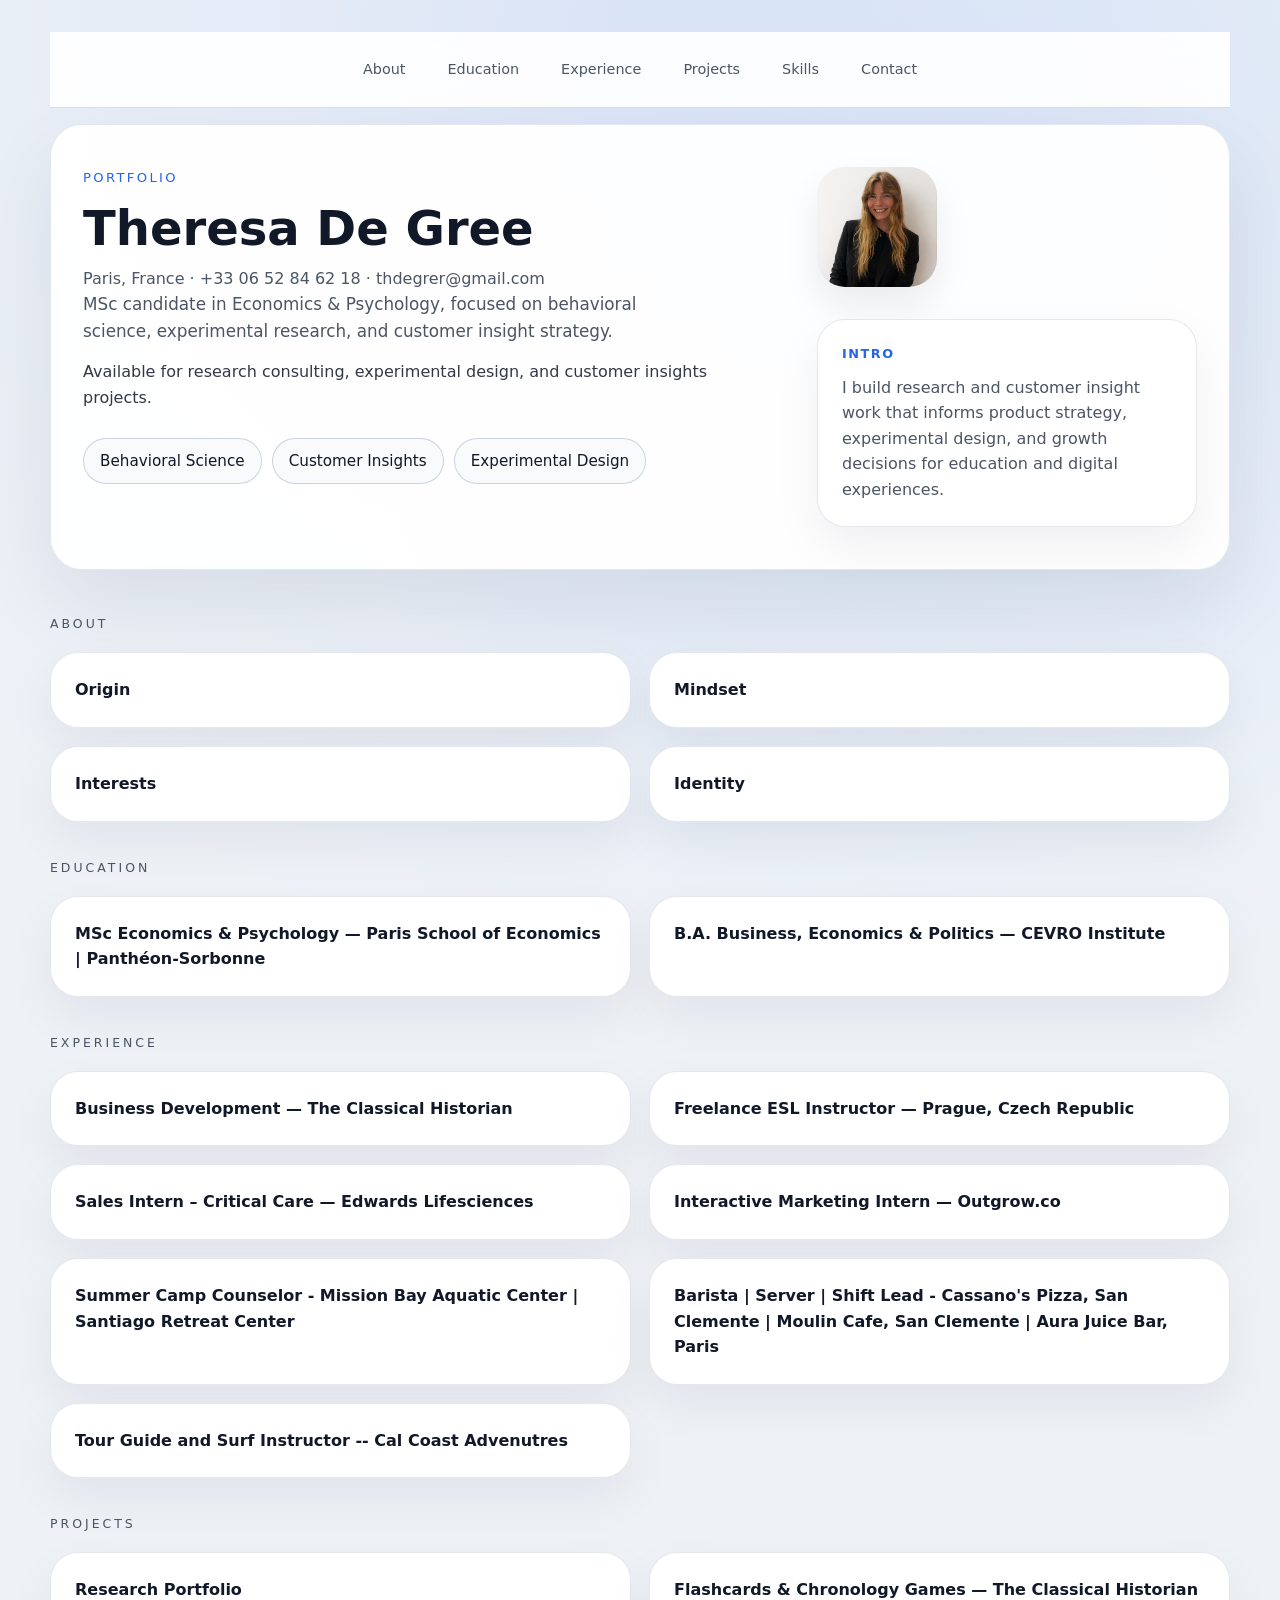
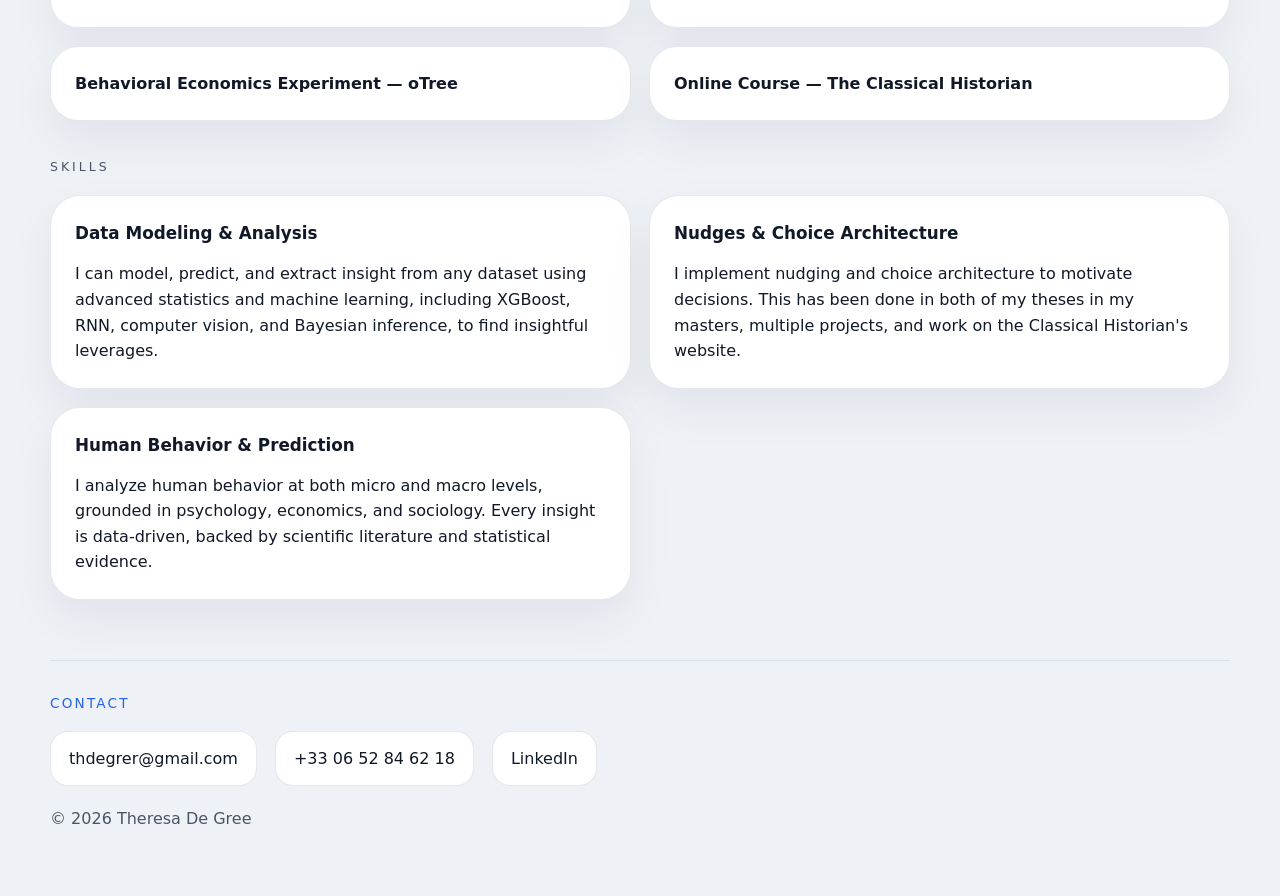
<file: index.html>
<!DOCTYPE html>
<html lang="en">
 <head>
  <meta charset="utf-8"/>
  <meta content="width=device-width, initial-scale=1.0" name="viewport"/>
  <title>
   Theresa De Gree | Portfolio
  </title>
  <link href="styles.css" rel="stylesheet"/>
 </head>
 <body>
  <div class="page-shell">
   <nav class="top-nav">
    <a href="#about">
     About
    </a>
    <a href="#education">
     Education
    </a>
    <a href="#experience">
     Experience
    </a>
    <a href="#projects">
     Projects
    </a>
    <a href="#skills">
     Skills
    </a>
    <a href="#footer">
     Contact
    </a>
   </nav>
   <header class="hero">
    <div class="hero-copy">
     <p class="eyebrow">
      Portfolio
     </p>
     <h1>
      Theresa De Gree
     </h1>
     <p class="hero-meta-line">
      Paris, France · +33 06 52 84 62 18 · thdegrer@gmail.com
     </p>
     <p class="hero-description">
      MSc candidate in Economics &amp; Psychology, focused on behavioral science, experimental research, and customer insight strategy.
     </p>
     <p class="hero-note">
      Available for research consulting, experimental design, and customer insights projects.
     </p>
     <div class="profile-tags">
      <span>
       Behavioral Science
      </span>
      <span>
       Customer Insights
      </span>
      <span>
       Experimental Design
      </span>
     </div>
    </div>
    <aside class="hero-profile">
     <img alt="Theresa De Gree portrait" class="profile-photo" src="photo.jpg"/>
     <div class="hero-card">
      <p class="card-title">
       Intro
      </p>
      <p class="card-copy">
       I build research and customer insight work that informs product strategy, experimental design, and growth decisions for education and digital experiences.
      </p>
     </div>
    </aside>
   </header>
   <main>
    <section class="section-grid" id="about">
     <p class="section-label">
      About
     </p>
     <div class="cards-grid">
      <article class="details-card">
       <details>
        <summary>
         Origin
        </summary>
        <ul>
         <li>
          Raised in San Clemente, CA, moved to Prague, CZ at 18 to pursue an undergraduate degree, and now am completing my masters in Paris, FR.
         </li>
        </ul>
       </details>
      </article>
      <article class="details-card">
       <details>
        <summary>
         Mindset
        </summary>
        <ul>
         <li>
          Competitive
         </li>
         <li>
          Creative
         </li>
         <li>
          Open
         </li>
         <li>
          Tenacious
         </li>
         <li>
          Extraverted
         </li>
         <li>
          Moving internationally twice has instilled this mindset in me, and I am very grateful for that!
         </li>
        </ul>
       </details>
      </article>
      <article class="details-card">
       <details>
        <summary>
         Interests
        </summary>
        <ul>
         <li>
          Behavioral science
         </li>
         <li>
          Educational technology
         </li>
         <li>
          Customer insights
         </li>
         <li>
          Decision-making
         </li>
         <li>
          Music (lead singer of a band 3-years)
         </li>
         <li>
          Reading (Brave New World is my favorite!)
         </li>
         <li>
          Sports (Basketball, Surf, Wakeboarding, Rollerblading)
         </li>
         <li>
          Improvisational Theater
         </li>
        </ul>
       </details>
      </article>
      <article class="details-card">
       <details>
        <summary>
         Identity
        </summary>
        <ul>
         <li>
          Resilient &amp; Adaptable: Excelling academically while navigating international learning.
         </li>
         <li>
          Creative &amp; Warm: Finding small opportunities for student jobs alongside my studies, mostly within customer service or teaching.
         </li>
        </ul>
       </details>
      </article>
     </div>
    </section>
    <section class="section-grid" id="education">
     <p class="section-label">
      Education
     </p>
     <div class="cards-grid">
      <article class="details-card">
       <details>
        <summary>
         MSc Economics &amp; Psychology — Paris School of Economics | Panthéon-Sorbonne
        </summary>
        <ul>
         <li>
          #1 Economics School QS France · #2 University global ranking QS France 2024–2026
         </li>
         <li>
          3 'Nobel' Prizes in Economics on campus
         </li>
         <li>
          Rigorous interdisciplinary training combining economics, psychology, and data science to understand decision-making.
         </li>
         <li>
          M1 Thesis: Survey &amp; Behavioral Measurements of Trust
         </li>
         <li>
          M2 Thesis: Personalized Nudges Towards Charitable Donations (Dictator Game) — designed and tested behavioral interventions using experimental surveys.
         </li>
         <li>
          Classes &amp; skills: Behavioral &amp; Experimental Economics, Behavioral Data Science, Applied Microeconometrics, Decisions under Risk, Behavioral Game Theory, Leadership.
         </li>
        </ul>
        <div class="school-images-row">
         <img alt="Paris School of Economics campus" class="school-image" src="paris-school.jpg"/>
         <img alt="Panthéon-Sorbonne campus" class="school-image" src="sorbonne.jpg"/>
        </div>
       </details>
      </article>
      <article class="details-card">
       <details>
        <summary>
         B.A. Business, Economics &amp; Politics — CEVRO Institute
        </summary>
        <ul>
         <li>
          #29th in Czech Republic, recognized for strong performance in economics and public policy research in Central Europe.
         </li>
         <li>
          Thesis: Social Networking Sites Impact on Trust in Democracy in the US — evidence from surveys, interviews, and literature synthesis.
         </li>
         <li>
          Classes &amp; skills: Finance, Corporate Strategy, Behavioral Research, Public Policy, and Microeconomics.
         </li>
         <li>
          Graduated first in class. Editor to the Dean
         </li>
        </ul>
        <img alt="CEVRO Institute campus" class="school-image" src="cevro-institute.jpg"/>
       </details>
      </article>
     </div>
    </section>
    <section class="section-grid" id="experience">
     <p class="section-label">
      Experience
     </p>
     <div class="cards-grid">
      <article class="details-card">
       <details>
        <summary>
         Business Development — The Classical Historian
        </summary>
        <ul>
         <li>
          Redesigned the company website, leading the migration from Weebly to Wix while updating content and improving functionality.
         </li>
         <li>
          Implemented email automations, SEO strategies, and user interface enhancements to improve engagement and visibility.
         </li>
         <li>
          Redeveloped membership community pages featuring video courses, podcasts, and other e-learning materials.
         </li>
         <li>
          Represented the company at 25 educational conventions, selling products to teachers and building relationships with school representatives.
         </li>
         <li>
          Delivered product presentations at conferences to audiences of 80–100 attendees.
         </li>
         <li>
          Enhanced value proposition messaging across digital channels, including the website, LinkedIn, Facebook, and Pinterest.
         </li>
         <li>
          Partnered with the CEO to identify operational inefficiencies, align KPIs with strategic objectives, and support data-driven decision-making.
         </li>
         <li>
          Conducted market research and competitive analysis to strengthen market positioning and clarify the company’s value proposition.
         </li>
         <li>
          Edited educational content and developed e-learning courses, including lessons, worksheets, and assessments.
         </li>
         <li>
          Created promotional materials to support course marketing and learner engagement.
         </li>
         <li>
         (https://www.classicalhistorian.com/)  
         </li>
         <li>
          Skills:Website Design, Wix, SEO, Email Marketing, UI Design, Digital Marketing, Content Management, E-Learning Development, Project Management, Business Development, Sales, Public Speaking, Presentation Skills, Customer Relationship Management (CRM), Market Research, Competitive Analysis, Strategic Planning, Social Media Marketing, Content Editing, Instructional Design, Course Development, Stakeholder Management, Cross-Functional Collaboration.
         </li>
        </ul>
       </details>
      </article>
      <article class="details-card">
       <details>
        <summary>
         Freelance ESL Instructor — Prague, Czech Republic
        </summary>
        <ul>
         <li>
          Recruited students and school partners, designed tailored lesson plans, and used feedback interviews to improve outcomes.
         </li>
         <li>
          Skills: client relationship management, qualitative feedback, program adaptation, teaching.
         </li>
        </ul>
       </details>
      </article>
      <article class="details-card">
       <details>
        <summary>
         Sales Intern – Critical Care — Edwards Lifesciences
        </summary>
        <ul>
         <li>
          Supported hospital sales with market research and briefing materials for nurses and clinicians.
         </li>
         <li>
          Shadowed sales representatives in Operating Rooms
         </li>
         <li>
          Delivered product presentations to hospital staff
         </li>
         <li>
         (edwards.com) 
         </li>
         <li>
          Skills: clinical stakeholder communication, structured research, presentation preparation, sales process.
         </li>
        </ul>
       </details>
      </article>
      <article class="details-card">
       <details>
        <summary>
         Interactive Marketing Intern — Outgrow.co
        </summary>
        <ul>
         <li>
          Designed promotional surveys and interactive content to gather customer insights for campaigns.
         </li>
         <li>
         (https://outgrow.co/)  
         </li>
         <li>
          Skills: survey design, marketing research, content testing, reporting.
         </li>
        </ul>
       </details>
      </article>
      <article class="details-card">
       <details>
        <summary>
         Summer Camp Counselor - Mission Bay Aquatic Center | Santiago Retreat Center
        </summary>
        <ul>
         <li>
          Led campers (ages 6-10) through weekly camp activities.
         </li>
         <li>
          Taught campers water-safety, forest-safety, and community lessons.
         </li>
         <li>
          Planned and delivered daily programs to all camp staff.
         </li>
         <li>
          Led end of day campfire meeting with all campers (200-250).
         </li>
         <li>
          (https://www.santiagoretreatcenter.org/) (https://watersportscamp.com/)
         </li>
         <li>
          Skills: education, problem solving, public speaking, organization.
         </li>
        </ul>
       </details>
      </article>
      <article class="details-card">
       <details>
        <summary>
         Barista | Server | Shift Lead - Cassano's Pizza, San Clemente | Moulin Cafe, San Clemente | Aura Juice Bar, Paris
        </summary>
        <ul>
         <li>
          Worked at several different restaurant and specialty coffee shops in a customer facing role.
         </li>
         <li>
          Moved up to shift lead in all restaurants, training new staff, opening, and closing cash drawers
         </li>
         <li> 
         (http://www.cassanos.net/) (https://www.moulin.com/) (https://auraforwellbeing.com/) 
         </li>
         <li>
          Skills: customer service, public speaking, organization, time management.
         </li>
        </ul>
       </details>
      </article>
      <article class="details-card">
       <details>
        <summary>
        Tour Guide and Surf Instructor -- Cal Coast Advenutres
        </summary>
        <ul>
         <li>Worked as a kayak tour guide and surf instructor. 
         </li>
         <li>Provided superior customer service by facilitating fun and safe water-sports for summer tourists.
         </li>
         <li>Point of contact for sales on the beach: issuing services as well as collecting payments.
         </li>
        </ul>
       </details>
      </article>
     </div>
    </section>
    <section class="section-grid" id="projects">
     <p class="section-label">
      Projects
     </p>
     <div class="cards-grid">
      <article class="details-card">
       <details>
        <summary>
         Research Portfolio
        </summary>
        <ul>
         <li>
          Long-term unemployment and self-perception (qualitative and quantitative behavioral analysis)
         </li>
         <li>
          Cross-cultural analysis of "want" vs. "ought" selves in Ultimatum and Dictator Games
         </li>
         <li>
          Bayesian Model of Cognition and Behavior
         </li>
         <li>
          Pharmacy-Based Behavioral Intervention for Chronic Insomnia Patients
         </li>
         <li>
          Behavioral approaches to minimize speeding
         </li>
         <li>
          Behavioral nudges to reduce tax evasion via shame
         </li>
         <li>
          Outcome vs. Intention Sensitivity in Children's Third-Party Responses to Inequality
         </li>
         <li>
          "What behaviors in the thrift shop lead consumers to buy?" – Observational and survey-based customer insights research
         </li>
         <li>
          Updating beliefs of Self-Automated Cars with Level-K
         </li>
        </ul>
       </details>
      </article>
      <article class="details-card">
       <details>
        <summary>
         Flashcards &amp; Chronology Games — The Classical Historian 
        </summary>
        <ul>
         <li>
          Built interactive learning tools that help students learn classical history through flashcards and timeline challenges. (https://github.com/thdegrer-crypto/Chronology) (https://github.com/thdegrer-crypto/Flashcards)
         </li>
         <li>
          Skills: educational design, engagement strategy, learning interaction, content structuring, edtech tools.
         </li>
        </ul>
       </details>
      </article>
      <article class="details-card">
       <details>
        <summary>
         Behavioral Economics Experiment — oTree
        </summary>
        <ul>
         <li>
          Designed and implemented an oTree experiment with participant choice tracking, dynamic tasks, and incentive-compatible payoffs. (https://github.com/thdegrer-crypto/theresa-thesis-experiment)
         </li>
         <li>
          Skills: experimental economics, behavioral measurement, survey integration, data analysis.
         </li>
        </ul>
       </details>
      </article>
      <article class="details-card">
       <details>
        <summary>
         Online Course — The Classical Historian 
        </summary>
        <ul>
         <li>
          Built three online courses through TalentLMS that included workbooks, videos, quizzes, and tests. 
         <li>
          Skills: educational design, content structuring, edtech tools.
         </li>
        </ul>
       </details>
      </article>
     </div>
    </section>
    <section class="section-grid" id="skills">
     <p class="section-label">
      Skills
     </p>
     <div class="cards-grid">
      <div class="skill-card">
       <p class="skill-title">
        Data Modeling &amp; Analysis
       </p>
       <p class="skill-copy">
        I can model, predict, and extract insight from any dataset using advanced statistics and machine learning, including XGBoost, RNN, computer vision, and Bayesian inference, to find insightful leverages.
       </p>
      </div>
      <div class="skill-card">
       <p class="skill-title">
        Nudges &amp; Choice Architecture
       </p>
       <p class="skill-copy">
        I implement nudging and choice architecture to motivate decisions. This has been done in both of my theses in my masters, multiple projects, and work on the Classical Historian's website.
       </p>
      </div>
      <div class="skill-card">
       <p class="skill-title">
        Human Behavior &amp; Prediction
       </p>
       <p class="skill-copy">
        I analyze human behavior at both micro and macro levels, grounded in psychology, economics, and sociology. Every insight is data-driven, backed by scientific literature and statistical evidence.
       </p>
      </div>
     </div>
    </section>
   </main>
   <footer class="footer" id="footer">
    <p class="footer-title">
     Contact
    </p>
    <div class="contact-grid">
     <a class="contact-link" href="mailto:thdegrer@gmail.com">
      thdegrer@gmail.com
     </a>
     <a class="contact-link" href="tel:+33652846218">
      +33 06 52 84 62 18
     </a>
     <a class="contact-link" href="https://www.linkedin.com/in/theresa-de-gree" rel="noreferrer" target="_blank">
      LinkedIn
     </a>
    </div>
    <p class="copyright">
     © 2026 Theresa De Gree
    </p>
   </footer>
  </div>
 </body>
</html>
</file>
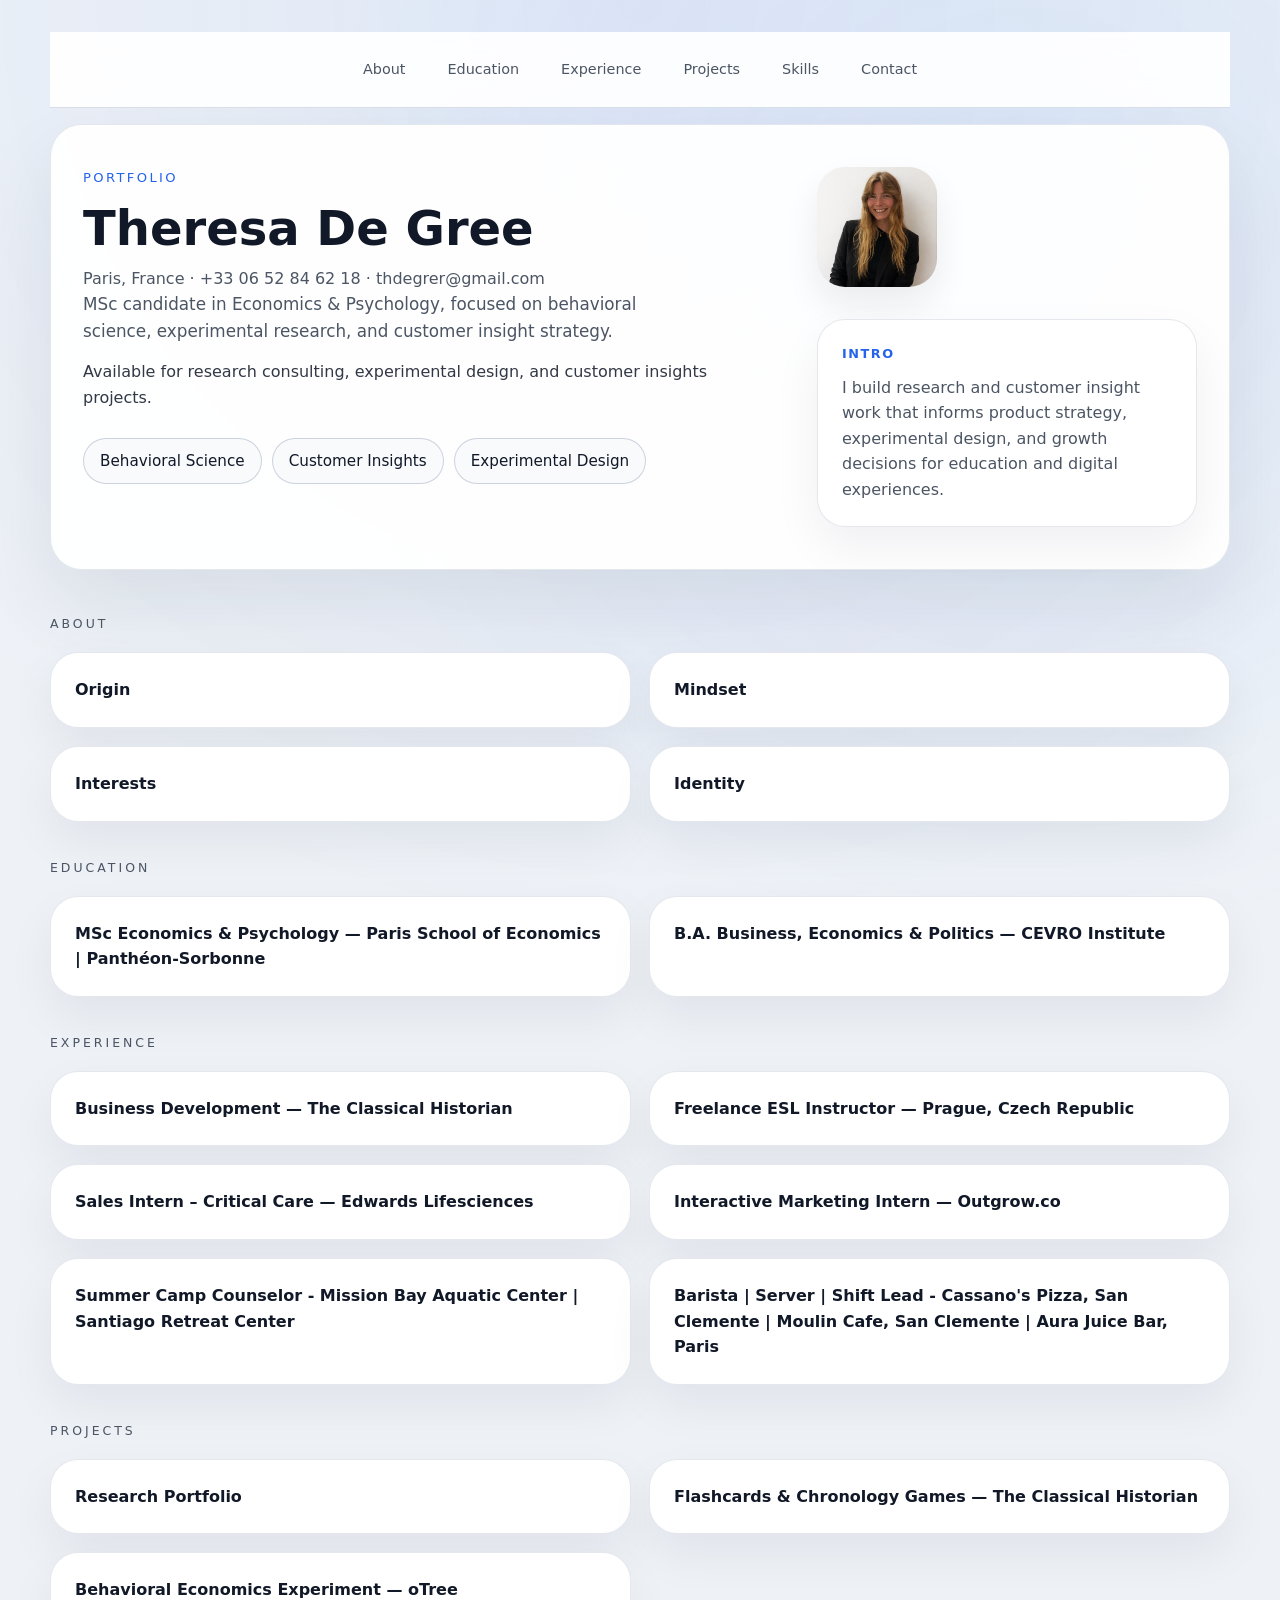
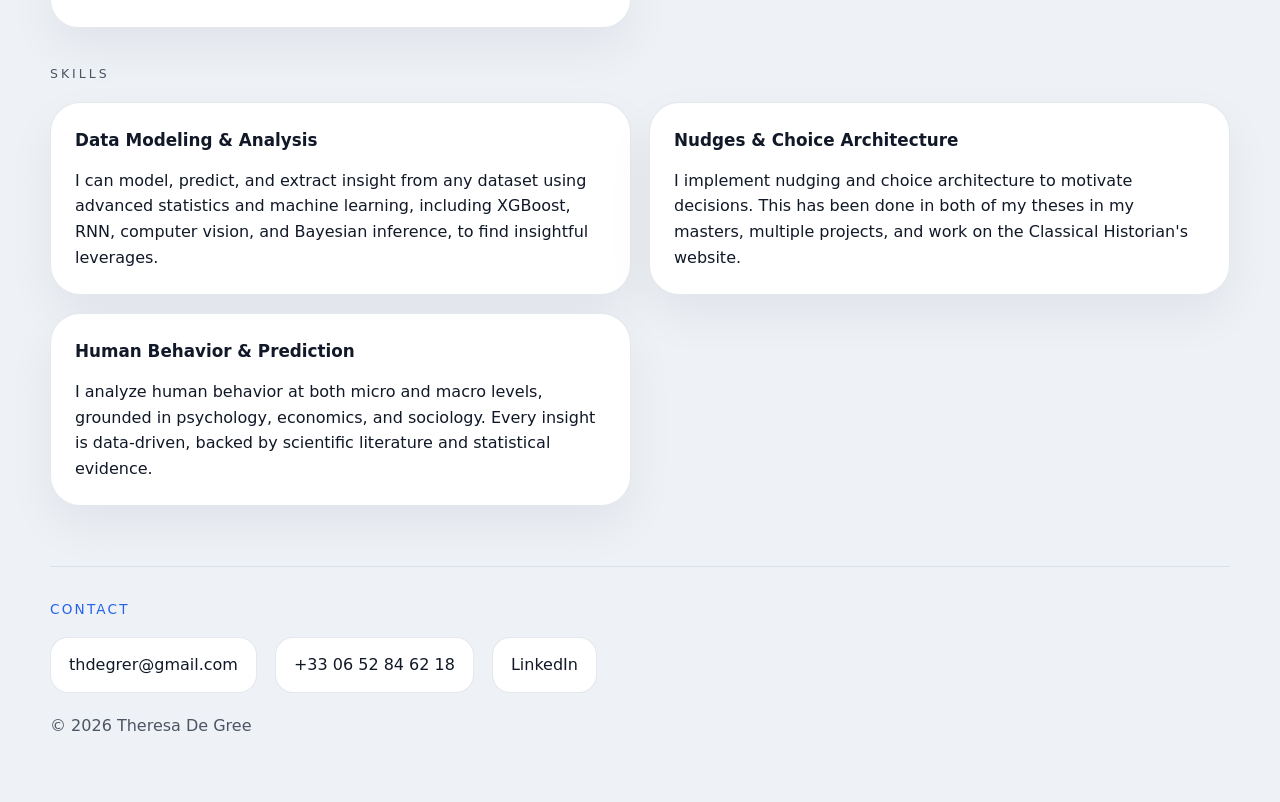
<file: index_itemized.html>
<!DOCTYPE html>
<html lang="en">
 <head>
  <meta charset="utf-8"/>
  <meta content="width=device-width, initial-scale=1.0" name="viewport"/>
  <title>
   Theresa De Gree | Portfolio
  </title>
  <link href="styles.css" rel="stylesheet"/>
 </head>
 <body>
  <div class="page-shell">
   <nav class="top-nav">
    <a href="#about">
     About
    </a>
    <a href="#education">
     Education
    </a>
    <a href="#experience">
     Experience
    </a>
    <a href="#projects">
     Projects
    </a>
    <a href="#skills">
     Skills
    </a>
    <a href="#footer">
     Contact
    </a>
   </nav>
   <header class="hero">
    <div class="hero-copy">
     <p class="eyebrow">
      Portfolio
     </p>
     <h1>
      Theresa De Gree
     </h1>
     <p class="hero-meta-line">
      Paris, France · +33 06 52 84 62 18 · thdegrer@gmail.com
     </p>
     <p class="hero-description">
      MSc candidate in Economics &amp; Psychology, focused on behavioral science, experimental research, and customer insight strategy.
     </p>
     <p class="hero-note">
      Available for research consulting, experimental design, and customer insights projects.
     </p>
     <div class="profile-tags">
      <span>
       Behavioral Science
      </span>
      <span>
       Customer Insights
      </span>
      <span>
       Experimental Design
      </span>
     </div>
    </div>
    <aside class="hero-profile">
     <img alt="Theresa De Gree portrait" class="profile-photo" src="photo.jpg"/>
     <div class="hero-card">
      <p class="card-title">
       Intro
      </p>
      <p class="card-copy">
       I build research and customer insight work that informs product strategy, experimental design, and growth decisions for education and digital experiences.
      </p>
     </div>
    </aside>
   </header>
   <main>
    <section class="section-grid" id="about">
     <p class="section-label">
      About
     </p>
     <div class="cards-grid">
      <article class="details-card">
       <details>
        <summary>
         Origin
        </summary>
        <ul>
         <li>
          Raised in San Clemente, CA, moved to Prague, CZ at 18 to pursue an undergraduate degree, and now am completing my masters in Paris, FR.
         </li>
        </ul>
       </details>
      </article>
      <article class="details-card">
       <details>
        <summary>
         Mindset
        </summary>
        <ul>
         <li>
          Competitive
         </li>
         <li>
          Creative
         </li>
         <li>
          Open
         </li>
         <li>
          Tenacious
         </li>
         <li>
          Extraverted
         </li>
         <li>
          Moving internationally twice has instilled this mindset in me, and I am very grateful for that.
         </li>
        </ul>
       </details>
      </article>
      <article class="details-card">
       <details>
        <summary>
         Interests
        </summary>
        <ul>
         <li>
          Behavioral science
         </li>
         <li>
          Educational technology
         </li>
         <li>
          Customer insights
         </li>
         <li>
          Decision-making
         </li>
         <li>
          Music (lead singer of a band 3-years)
         </li>
         <li>
          Reading (Brave New World is my favorite!)
         </li>
         <li>
          Sports (Basketball, Surf, Wakeboarding, Rollerblading)
         </li>
         <li>
          Improvisational Theater
         </li>
        </ul>
       </details>
      </article>
      <article class="details-card">
       <details>
        <summary>
         Identity
        </summary>
        <ul>
         <li>
          Resilient &amp; Adaptable: Excelling academically while navigating international learning.
         </li>
         <li>
          Creative &amp; Warm: Finding small opportunities for student jobs alongside my studies, mostly within customer service or teaching.
         </li>
        </ul>
       </details>
      </article>
     </div>
    </section>
    <section class="section-grid" id="education">
     <p class="section-label">
      Education
     </p>
     <div class="cards-grid">
      <article class="details-card">
       <details>
        <summary>
         MSc Economics &amp; Psychology — Paris School of Economics | Panthéon-Sorbonne
        </summary>
        <ul>
         <li>
          #1 Economics School QS France · #2 University global ranking QS France 2024–2026
         </li>
         <li>
          3 'Nobel' Prizes in Economics on campus
         </li>
         <li>
          Rigorous interdisciplinary training combining economics, psychology, and data science to understand decision-making.
         </li>
         <li>
          M1 Thesis: Survey &amp; Behavioral Measurements of Trust
         </li>
         <li>
          M2 Thesis: Personalized Nudges Towards Charitable Donations (Dictator Game) — designed and tested behavioral interventions using experimental surveys.
         </li>
         <li>
          Classes &amp; skills: Behavioral &amp; Experimental Economics, Behavioral Data Science, Applied Microeconometrics, Decisions under Risk, Behavioral Game Theory, Leadership.
         </li>
        </ul>
        <div class="school-images-row">
         <img alt="Paris School of Economics campus" class="school-image" src="paris-school.jpg"/>
         <img alt="Panthéon-Sorbonne campus" class="school-image" src="sorbonne.jpg"/>
        </div>
       </details>
      </article>
      <article class="details-card">
       <details>
        <summary>
         B.A. Business, Economics &amp; Politics — CEVRO Institute
        </summary>
        <ul>
         <li>
          #29th in Czech Republic, recognized for strong performance in economics and public policy research in Central Europe.
         </li>
         <li>
          Thesis: Social Networking Sites Impact on Trust in Democracy in the US — evidence from surveys, interviews, and literature synthesis.
         </li>
         <li>
          Classes &amp; skills: Finance, Corporate Strategy, Behavioral Research, Public Policy, and Microeconomics.
         </li>
         <li>
          Graduated first in class. Editor to the Dean
         </li>
        </ul>
        <img alt="CEVRO Institute campus" class="school-image" src="cevro-institute.jpg"/>
       </details>
      </article>
     </div>
    </section>
    <section class="section-grid" id="experience">
     <p class="section-label">
      Experience
     </p>
     <div class="cards-grid">
      <article class="details-card">
       <details>
        <summary>
         Business Development — The Classical Historian
        </summary>
        <ul>
         <li>
          Redesigned the company website, leading the migration from Weebly to Wix while updating content and improving functionality.
         </li>
         <li>
          Implemented email automations, SEO strategies, and user interface enhancements to improve engagement and visibility.
         </li>
         <li>
          Redeveloped membership community pages featuring video courses, podcasts, and other e-learning materials.
         </li>
         <li>
          Represented the company at 25 educational conventions, selling products to teachers and building relationships with school representatives.
         </li>
         <li>
          Delivered product presentations at conferences to audiences of 80–100 attendees.
         </li>
         <li>
          Enhanced value proposition messaging across digital channels, including the website, LinkedIn, Facebook, and Pinterest.
         </li>
         <li>
          Partnered with the CEO to identify operational inefficiencies, align KPIs with strategic objectives, and support data-driven decision-making.
         </li>
         <li>
          Conducted market research and competitive analysis to strengthen market positioning and clarify the company’s value proposition.
         </li>
         <li>
          Edited educational content and developed e-learning courses, including lessons, worksheets, and assessments.
         </li>
         <li>
          Created promotional materials to support course marketing and learner engagement.
         </li>
         <li>
          Skills:Website Design, Wix, SEO, Email Marketing, UI Design, Digital Marketing, Content Management, E-Learning Development, Project Management, Business Development, Sales, Public Speaking, Presentation Skills, Customer Relationship Management (CRM), Market Research, Competitive Analysis, Strategic Planning, Social Media Marketing, Content Editing, Instructional Design, Course Development, Stakeholder Management, Cross-Functional Collaboration.
         </li>
        </ul>
       </details>
      </article>
      <article class="details-card">
       <details>
        <summary>
         Freelance ESL Instructor — Prague, Czech Republic
        </summary>
        <ul>
         <li>
          Recruited students and school partners, designed tailored lesson plans, and used feedback interviews to improve outcomes.
         </li>
         <li>
          Skills: client relationship management, qualitative feedback, program adaptation, teaching.
         </li>
        </ul>
       </details>
      </article>
      <article class="details-card">
       <details>
        <summary>
         Sales Intern – Critical Care — Edwards Lifesciences
        </summary>
        <ul>
         <li>
          Supported hospital sales with market research and briefing materials for nurses and clinicians.
         </li>
         <li>
          Shadowed sales representatives in Operating Rooms
         </li>
         <li>
          Delivered product presentations to hospital staff
         </li>
         <li>
          Skills: clinical stakeholder communication, structured research, presentation preparation, sales process.
         </li>
        </ul>
       </details>
      </article>
      <article class="details-card">
       <details>
        <summary>
         Interactive Marketing Intern — Outgrow.co
        </summary>
        <ul>
         <li>
          Designed promotional surveys and interactive content to gather customer insights for campaigns.
         </li>
         <li>
          Skills: survey design, marketing research, content testing, reporting.
         </li>
        </ul>
       </details>
      </article>
      <article class="details-card">
       <details>
        <summary>
         Summer Camp Counselor - Mission Bay Aquatic Center | Santiago Retreat Center
        </summary>
        <ul>
         <li>
          Led campers (ages 6-10) through weekly camp activities.
         </li>
         <li>
          Taught campers water-safety, forest-safety, and community lessons.
         </li>
         <li>
          Planned and delivered daily programs to all camp staff.
         </li>
         <li>
          Led end of day campfire meeting with all campers (200-250).
         </li>
         <li>
          Skills: education, problem solving, public speaking, organization.
         </li>
        </ul>
       </details>
      </article>
      <article class="details-card">
       <details>
        <summary>
         Barista | Server | Shift Lead - Cassano's Pizza, San Clemente | Moulin Cafe, San Clemente | Aura Juice Bar, Paris
        </summary>
        <ul>
         <li>
          Worked at several different restaurant and specialty coffee shops in a customer facing role.
         </li>
         <li>
          Moved up to shift lead in all restaurants, training new staff, opening, and closing cash drawers
         </li>
         <li>
          Skills: customer service, public speaking, organization, time management.
         </li>
        </ul>
       </details>
      </article>
     </div>
    </section>
    <section class="section-grid" id="projects">
     <p class="section-label">
      Projects
     </p>
     <div class="cards-grid">
      <article class="details-card">
       <details>
        <summary>
         Research Portfolio
        </summary>
        <ul>
         <li>
          Long-term unemployment and self-perception (qualitative and quantitative behavioral analysis)
         </li>
         <li>
          Cross-cultural analysis of "want" vs. "ought" selves in Ultimatum and Dictator Games
         </li>
         <li>
          Bayesian Model of Cognition and Behavior
         </li>
         <li>
          Pharmacy-Based Behavioral Intervention for Chronic Insomnia Patients
         </li>
         <li>
          Behavioral approaches to minimize speeding
         </li>
         <li>
          Behavioral nudges to reduce tax evasion via shame
         </li>
         <li>
          Outcome vs. Intention Sensitivity in Children's Third-Party Responses to Inequality
         </li>
         <li>
          "What behaviors in the thrift shop lead consumers to buy?" – Observational and survey-based customer insights research
         </li>
         <li>
          Updating beliefs of Self-Automated Cars with Level-K
         </li>
        </ul>
       </details>
      </article>
      <article class="details-card">
       <details>
        <summary>
         Flashcards &amp; Chronology Games — The Classical Historian
        </summary>
        <ul>
         <li>
          Built interactive learning tools that help students learn classical history through flashcards and timeline challenges.
         </li>
         <li>
          Skills: educational design, engagement strategy, learning interaction, content structuring, edtech tools.
         </li>
        </ul>
       </details>
      </article>
      <article class="details-card">
       <details>
        <summary>
         Behavioral Economics Experiment — oTree
        </summary>
        <ul>
         <li>
          Designed and implemented an oTree experiment with participant choice tracking, dynamic tasks, and incentive-compatible payoffs.
         </li>
         <li>
          Skills: experimental economics, behavioral measurement, survey integration, data analysis.
         </li>
        </ul>
       </details>
      </article>
     </div>
    </section>
    <section class="section-grid" id="skills">
     <p class="section-label">
      Skills
     </p>
     <div class="cards-grid">
      <div class="skill-card">
       <p class="skill-title">
        Data Modeling &amp; Analysis
       </p>
       <p class="skill-copy">
        I can model, predict, and extract insight from any dataset using advanced statistics and machine learning, including XGBoost, RNN, computer vision, and Bayesian inference, to find insightful leverages.
       </p>
      </div>
      <div class="skill-card">
       <p class="skill-title">
        Nudges &amp; Choice Architecture
       </p>
       <p class="skill-copy">
        I implement nudging and choice architecture to motivate decisions. This has been done in both of my theses in my masters, multiple projects, and work on the Classical Historian's website.
       </p>
      </div>
      <div class="skill-card">
       <p class="skill-title">
        Human Behavior &amp; Prediction
       </p>
       <p class="skill-copy">
        I analyze human behavior at both micro and macro levels, grounded in psychology, economics, and sociology. Every insight is data-driven, backed by scientific literature and statistical evidence.
       </p>
      </div>
     </div>
    </section>
   </main>
   <footer class="footer" id="footer">
    <p class="footer-title">
     Contact
    </p>
    <div class="contact-grid">
     <a class="contact-link" href="mailto:thdegrer@gmail.com">
      thdegrer@gmail.com
     </a>
     <a class="contact-link" href="tel:+33652846218">
      +33 06 52 84 62 18
     </a>
     <a class="contact-link" href="https://www.linkedin.com/in/theresa-de-gree" rel="noreferrer" target="_blank">
      LinkedIn
     </a>
    </div>
    <p class="copyright">
     © 2026 Theresa De Gree
    </p>
   </footer>
  </div>
 </body>
</html>
</file>
<file: styles.css>
:root {
  color-scheme: light;
  --bg: #eef2f7;
  --surface: rgba(255, 255, 255, 0.95);
  --surface-strong: rgba(255, 255, 255, 1);
  --text: #111827;
  --muted: #4b5563;
  --accent: #2563eb;
  --accent-soft: rgba(37, 99, 235, 0.14);
  --border: rgba(148, 163, 184, 0.25);
}

* {
  box-sizing: border-box;
}

html,
body {
  margin: 0;
  min-height: 100%;
  font-family: Inter, system-ui, -apple-system, BlinkMacSystemFont, "Segoe UI", sans-serif;
  background: radial-gradient(circle at top, rgba(37, 99, 235, 0.08), transparent 38%),
    radial-gradient(circle at 80% 10%, rgba(59, 130, 246, 0.08), transparent 30%),
    var(--bg);
  color: var(--text);
}

body {
  line-height: 1.6;
}

a {
  color: inherit;
  text-decoration: none;
}

button {
  font: inherit;
}

.page-shell {
  width: min(1180px, calc(100% - 32px));
  margin: 0 auto;
  padding: 32px 0 64px;
}

.top-nav {
  display: flex;
  flex-wrap: wrap;
  gap: 18px;
  align-items: center;
  justify-content: center;
  position: sticky;
  top: 0;
  z-index: 20;
  padding: 16px 0;
  margin-bottom: 16px;
  background: rgba(255, 255, 255, 0.92);
  border-bottom: 1px solid rgba(148, 163, 184, 0.35);
  backdrop-filter: blur(12px);
}

.top-nav a {
  color: var(--muted);
  font-size: 0.9rem;
  text-decoration: none;
  padding: 10px 12px;
  border-radius: 999px;
  transition: background 160ms ease, color 160ms ease;
}

.top-nav a:hover {
  background: rgba(37, 99, 235, 0.1);
  color: var(--accent);
}

.hero {
  display: grid;
  gap: 28px;
  grid-template-columns: minmax(0, 1.4fr) minmax(280px, 0.9fr);
  align-items: start;
  padding: 42px 32px;
  border: 1px solid var(--border);
  border-radius: 32px;
  background: var(--surface);
  box-shadow: 0 35px 80px rgba(15, 23, 42, 0.08);
}

.hero-copy {
  max-width: 680px;
}

.locale-switch {
  display: flex;
  gap: 10px;
  margin-bottom: 18px;
}

.locale-button {
  padding: 10px 18px;
  border: 1px solid var(--border);
  background: transparent;
  border-radius: 999px;
  color: var(--muted);
  cursor: pointer;
}

.locale-button.active {
  color: var(--text);
  border-color: var(--accent);
  background: var(--accent-soft);
}

.eyebrow {
  margin: 0 0 18px;
  color: var(--accent);
  letter-spacing: 0.18em;
  text-transform: uppercase;
  font-size: 0.82rem;
}

h1 {
  margin: 0;
  font-size: clamp(3rem, 3.5vw, 4.8rem);
  line-height: 0.95;
}

.hero-meta-line {
  margin: 14px 0 0;
  color: var(--muted);
  font-size: 1rem;
}

.hero-note {
  margin: 14px 0 0;
  color: var(--text);
  font-size: 1rem;
  opacity: 0.86;
}

.hero-description {
  max-width: 620px;
  margin: 24px 0 0;
  color: var(--muted);
  font-size: 1.05rem;
}

.profile-tags {
  display: flex;
  flex-wrap: wrap;
  gap: 10px;
  margin-top: 28px;
}

.profile-tags span {
  padding: 10px 16px;
  border: 1px solid rgba(148, 163, 184, 0.45);
  border-radius: 999px;
  background: #f8fafc;
  color: var(--text);
  font-size: 0.95rem;
}

.hero-meta,
.hero-profile {
  display: grid;
  gap: 18px;
}

.hero-profile {
  justify-self: end;
  max-width: 380px;
}

.profile-photo {
  width: 120px;
  height: 120px;
  border-radius: 28px;
  margin-bottom: 14px;
  object-fit: cover;
  background: linear-gradient(135deg, rgba(37, 99, 235, 0.14), rgba(99, 102, 241, 0.14));
  box-shadow: 0 18px 35px rgba(15, 23, 42, 0.08);
}

.cards-grid {
  display: grid;
  gap: 18px;
  grid-template-columns: repeat(2, minmax(0, 1fr));
}

.cards-grid > * {
  opacity: 0;
  transform: translateY(18px);
  animation: fadeUp 0.6s ease forwards;
}

.cards-grid > *:nth-child(1) { animation-delay: 0.05s; }
.cards-grid > *:nth-child(2) { animation-delay: 0.1s; }
.cards-grid > *:nth-child(3) { animation-delay: 0.15s; }
.cards-grid > *:nth-child(4) { animation-delay: 0.2s; }
.cards-grid > *:nth-child(5) { animation-delay: 0.25s; }
.cards-grid > *:nth-child(6) { animation-delay: 0.3s; }
.cards-grid > *:nth-child(7) { animation-delay: 0.35s; }
.cards-grid > *:nth-child(8) { animation-delay: 0.4s; }

.details-card {
  padding: 24px;
  border: 1px solid var(--border);
  border-radius: 28px;
  background: var(--surface-strong);
  box-shadow: 0 20px 48px rgba(15, 23, 42, 0.06);
  transition: transform 200ms ease, box-shadow 200ms ease;
}

.details-card:hover {
  transform: translateY(-4px);
  box-shadow: 0 30px 75px rgba(15, 23, 42, 0.1);
}

details {
  display: grid;
  gap: 14px;
}

details summary {
  cursor: pointer;
  list-style: none;
  font-size: 1rem;
  font-weight: 700;
  color: var(--text);
}

.details-card details p {
  opacity: 0;
  max-height: 0;
  overflow: hidden;
  transition: opacity 220ms ease, max-height 220ms ease;
}

.details-card details[open] p {
  opacity: 1;
  max-height: 260px;
}

.school-image {
  width: 100%;
  height: auto;
  max-height: 280px;
  object-fit: cover;
  border-radius: 18px;
  margin-top: 16px;
  display: block;
  box-shadow: 0 8px 20px rgba(15, 23, 42, 0.12);
}

.school-images-row {
  display: grid;
  grid-template-columns: 1fr 1fr;
  gap: 12px;
  margin-top: 16px;
}

.school-images-row .school-image {
  margin-top: 0;
}

@media (max-width: 640px) {
  .school-images-row {
    grid-template-columns: 1fr;
  }
}

@keyframes fadeUp {
  to {
    opacity: 1;
    transform: translateY(0);
  }
}

details {
  display: grid;
  gap: 14px;
}

details summary {
  cursor: pointer;
  list-style: none;
  font-size: 1rem;
  font-weight: 700;
  color: var(--text);
}

details summary::-webkit-details-marker {
  display: none;
}

details[open] summary {
  color: var(--accent);
}

details p {
  margin: 0;
  color: var(--muted);
  line-height: 1.8;
}

.hero-card,
.timeline-card,
.project-card,
.skill-card {
  padding: 24px;
  border: 1px solid var(--border);
  border-radius: 28px;
  background: var(--surface-strong);
  box-shadow: 0 20px 48px rgba(15, 23, 42, 0.06);
  transition: transform 200ms ease, box-shadow 200ms ease;
}

.hero-card:hover,
.timeline-card:hover,
.project-card:hover,
.skill-card:hover {
  transform: translateY(-4px);
  box-shadow: 0 30px 75px rgba(15, 23, 42, 0.1);
}

.card-title {
  margin: 0 0 10px;
  color: var(--accent);
  font-weight: 700;
  text-transform: uppercase;
  letter-spacing: 0.12em;
  font-size: 0.8rem;
}

.card-copy {
  margin: 0;
  color: var(--text);
}

main {
  display: grid;
  gap: 36px;
  margin-top: 44px;
}

.section-grid {
  display: grid;
  gap: 18px;
}

.section-label {
  margin: 0;
  color: var(--muted);
  letter-spacing: 0.24em;
  text-transform: uppercase;
  font-size: 0.78rem;
}

.timeline-card,
.skill-card {
  display: grid;
  gap: 14px;
  padding: 24px;
  border-radius: 30px;
  background: var(--surface-strong);
  border: 1px solid var(--border);
}

.timeline-card {
  grid-template-columns: minmax(0, 1fr) max-content;
  align-items: start;
}

.timeline-card > div {
  display: grid;
  gap: 6px;
}

.timeline-title,
.skill-title {
  margin: 0;
  font-size: 1.05rem;
  font-weight: 700;
}

.timeline-subtitle {
  margin: 2px 0 0;
  color: var(--muted);
}

.timeline-date {
  color: var(--muted);
  white-space: nowrap;
  font-size: 0.95rem;
}

.project-card {
  display: grid;
  gap: 14px;
  padding: 26px;
  border-radius: 28px;
  background: var(--surface);
  border: 1px solid var(--border);
}

.project-copy,
.card-copy,
.skill-copy,
.hero-description {
  margin: 0;
  color: var(--muted);
}

.project-card a {
  color: var(--accent);
  text-decoration: none;
}

.video-embed {
  position: relative;
  width: 100%;
  padding-top: 56.25%;
  overflow: hidden;
  border-radius: 20px;
  background: rgba(0, 0, 0, 0.15);
}

.video-embed iframe {
  position: absolute;
  inset: 0;
  width: 100%;
  height: 100%;
  border: 0;
  border-radius: 20px;
}

.video-button {
  display: inline-flex;
  align-items: center;
  justify-content: center;
  margin-top: 16px;
  padding: 12px 18px;
  border-radius: 16px;
  background: rgba(125, 211, 252, 0.14);
  border: 1px solid var(--accent);
  color: var(--text);
  text-decoration: none;
  font-weight: 600;
}

.skill-copy {
  margin: 0;
  color: var(--text);
}

.contact-grid {
  display: flex;
  flex-wrap: wrap;
  gap: 18px;
  margin: 16px 0 0;
}

.contact-link {
  display: inline-flex;
  align-items: center;
  gap: 8px;
  padding: 14px 18px;
  border: 1px solid var(--border);
  border-radius: 18px;
  background: var(--surface);
  color: var(--text);
}

.footer {
  margin-top: 60px;
  padding-top: 32px;
  border-top: 1px solid var(--border);
}

.footer-title {
  margin: 0;
  text-transform: uppercase;
  letter-spacing: 0.16em;
  color: var(--accent);
  font-size: 0.85rem;
}

.copyright {
  margin: 20px 0 0;
  color: var(--muted);
}

@media (max-width: 900px) {
  .hero {
    grid-template-columns: 1fr;
  }
  .cards-grid {
    grid-template-columns: 1fr;
  }
}

@media (max-width: 640px) {
  .page-shell {
    width: min(100%, calc(100% - 24px));
    padding: 24px 0 48px;
  }

  .timeline-card,
  .skill-card {
    padding: 22px;
  }

  .hero {
    padding: 28px 20px;
  }
}
</file>
